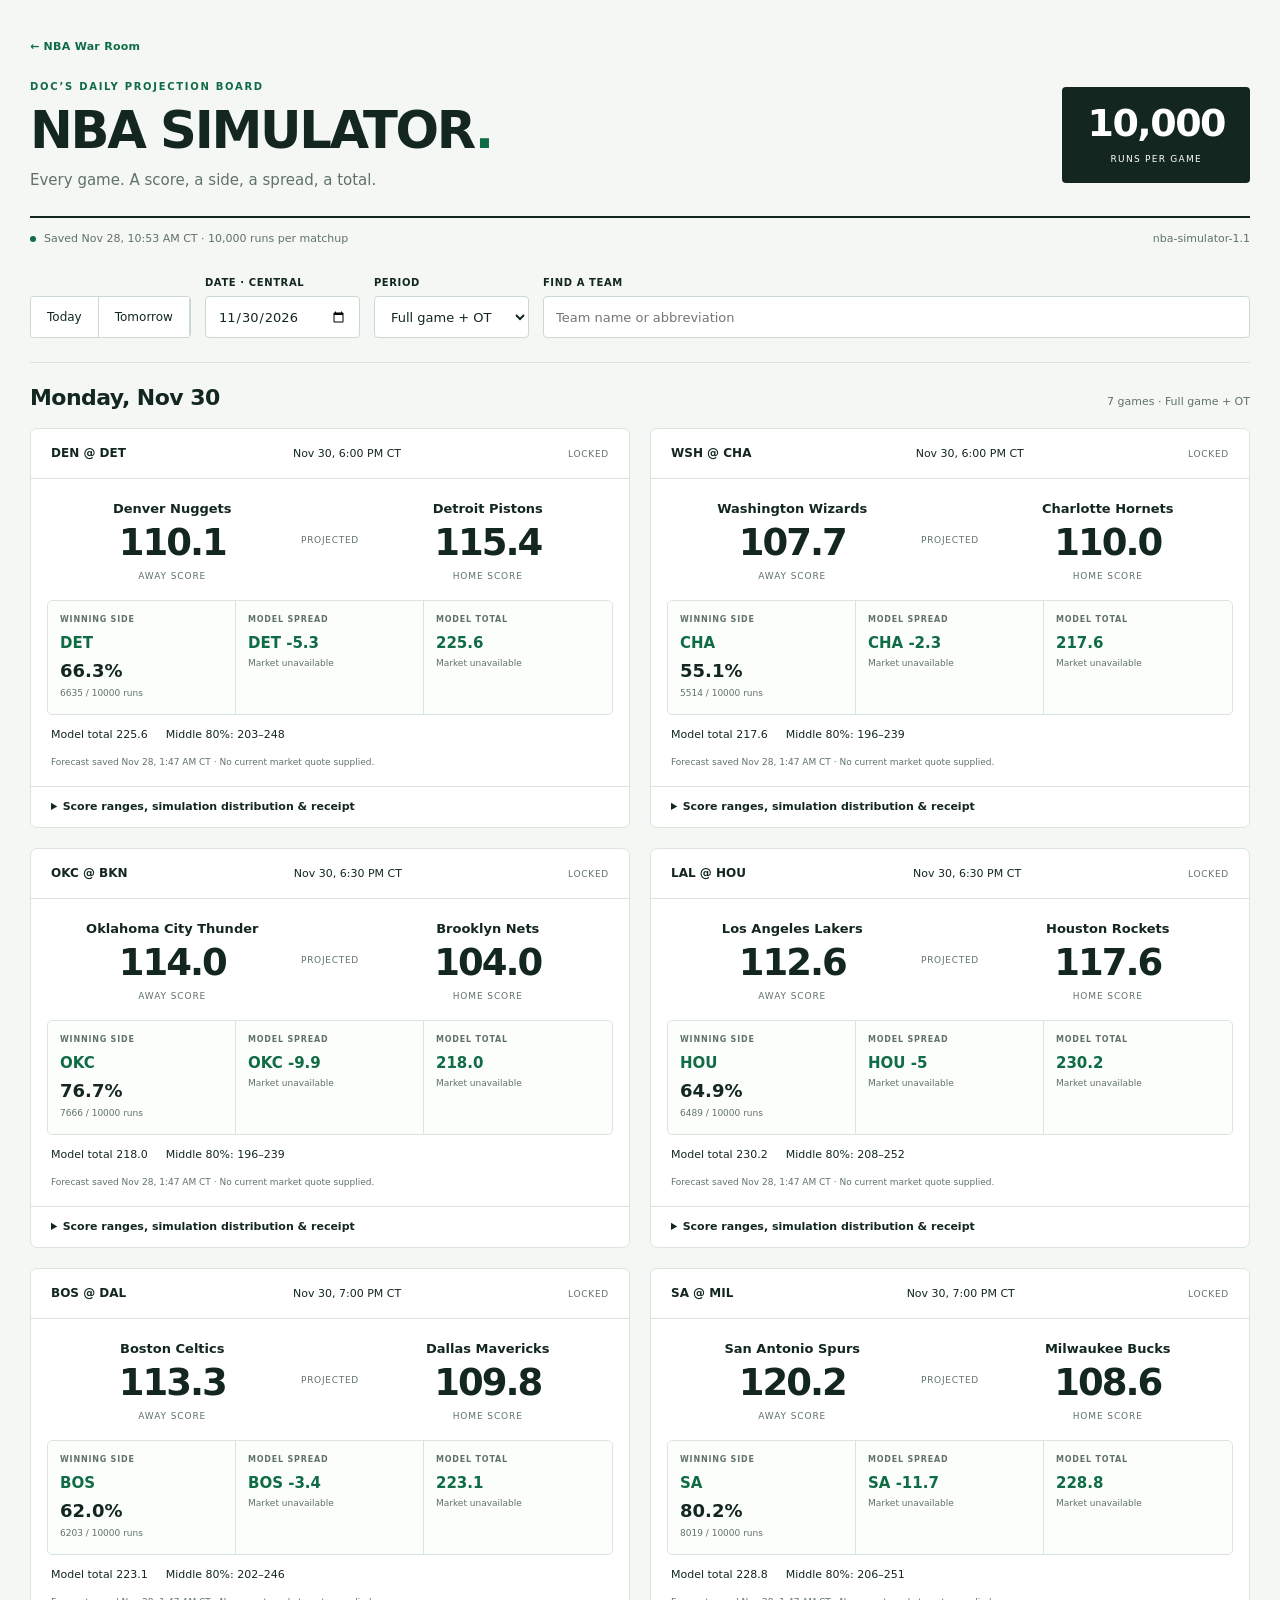
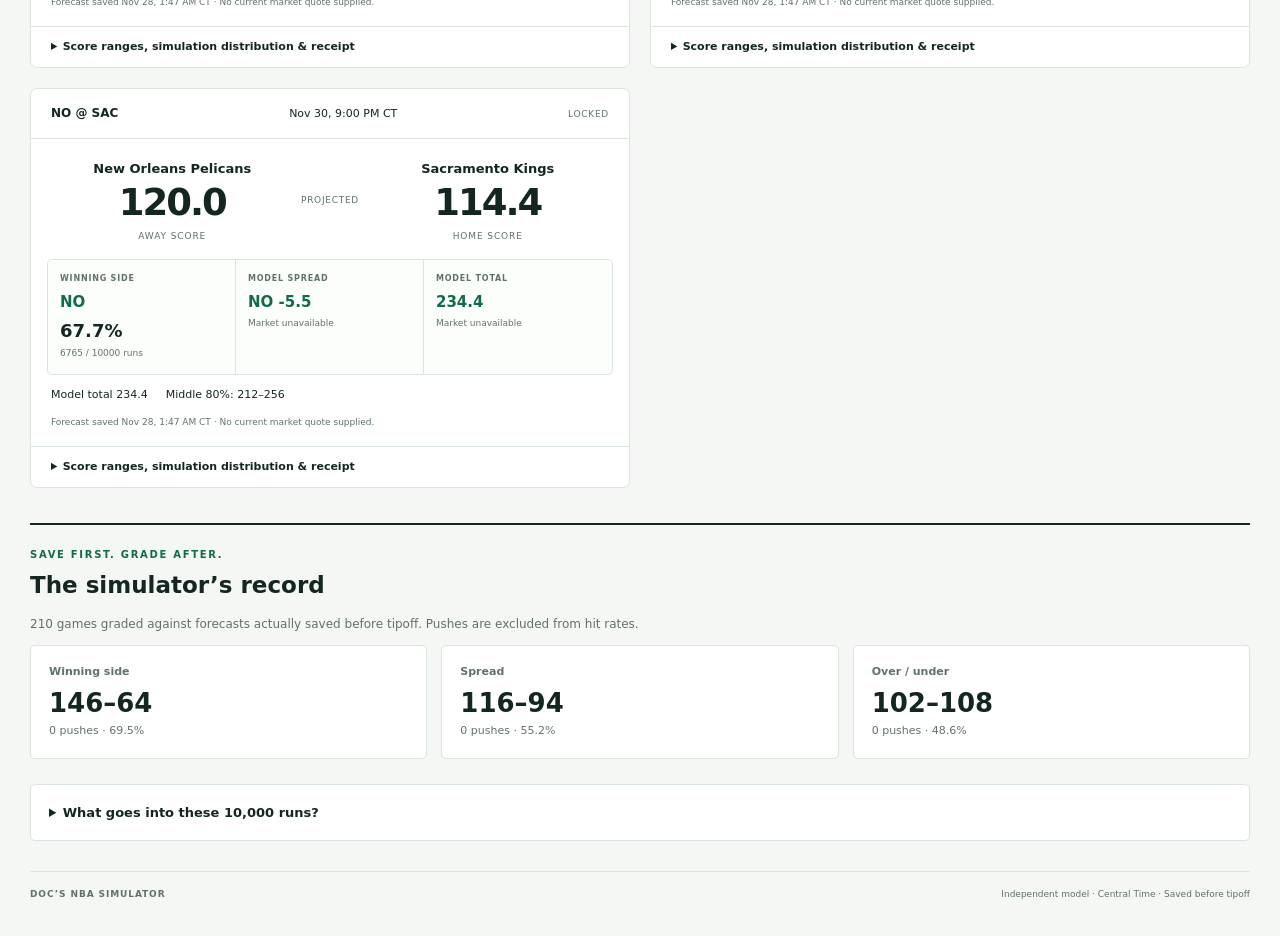
<file: nba-simulator/index.html>
<!doctype html>
<html lang="en">
<head>
<meta charset="utf-8"><meta name="viewport" content="width=device-width,initial-scale=1">
<meta name="description" content="Doc's independent NBA Simulator: 10,000 runs per matchup, all games, projected scores, sides, spreads and totals.">
<title>NBA Simulator · Doc's Daily Projections</title>
<link rel="stylesheet" href="style.css?v=1">
</head>
<body>
<main>
  <a class="room-link" href="../">← NBA War Room</a>
  <header class="masthead">
    <div><div class="eyebrow">DOC’S DAILY PROJECTION BOARD</div><h1>NBA SIMULATOR<span class="title-dot">.</span></h1><p>Every game. A score, a side, a spread, a total.</p></div>
    <div class="run-badge"><strong>10,000</strong><span>RUNS PER GAME</span></div>
  </header>
  <div class="status-row"><span class="status-light"></span><span id="status" role="status">Loading the saved projections…</span><span id="version"></span></div>
  <section class="toolbar" aria-label="Board controls">
    <div class="day-switch"><button id="today" type="button">Today</button><button id="tomorrow" type="button">Tomorrow</button></div>
    <label>Date · Central<input id="date" type="date"></label>
    <label>Period<select id="period"><option value="full">Full game + OT</option><option value="h1">First half</option><option value="q1">First quarter</option></select></label>
    <label class="search">Find a team<input type="search" id="search" placeholder="Team name or abbreviation"></label>
  </section>
  <div class="board-heading"><h2 id="boardTitle">Daily slate</h2><span id="gameCount"></span></div>
  <div id="board" class="board" aria-live="polite"></div>
  <section class="record-section"><div class="section-head"><div class="eyebrow">SAVE FIRST. GRADE AFTER.</div><h2>The simulator’s record</h2></div><p id="recordStatus"></p><div id="record"></div></section>
  <details class="method"><summary>What goes into these 10,000 runs?</summary><p id="method"></p><div id="evidence"></div><ul id="limitations"></ul><div id="issues" role="status"></div></details>
  <footer>DOC’S NBA SIMULATOR <span>Independent model · Central Time · Saved before tipoff</span></footer>
</main>
<script src="app.js?v=1"></script>
</body></html>
</file>
<file: nba-simulator/style.css>
:root{--ink:#132720;--muted:#607269;--green:#106c45;--line:#dbe5de;--paper:#f4f7f3;--soft:#eaf5ec}*{box-sizing:border-box}body{margin:0;background:var(--paper);color:var(--ink);font:15px/1.5 system-ui,-apple-system,BlinkMacSystemFont,"Segoe UI",sans-serif}main{max-width:1380px;margin:auto;padding:34px 30px}.masthead{display:flex;align-items:center;justify-content:space-between;gap:22px;padding:8px 0 24px;border-bottom:2px solid var(--ink)}.eyebrow{font-size:10px;font-weight:800;letter-spacing:.17em;color:var(--green)}h1{font-size:clamp(30px,4vw,53px);font-weight:850;letter-spacing:-.045em;line-height:1.05;margin:10px 0}.title-dot{color:var(--green)}.masthead p{margin:12px 0 0;color:var(--muted);font-size:15px}.run-badge{flex-shrink:0;background:var(--ink);color:white;padding:16px 25px;border-radius:4px;text-align:center}.run-badge strong{display:block;font-size:38px;letter-spacing:-.04em;line-height:1.1}.run-badge span{display:block;font-size:9px;letter-spacing:.14em;margin-top:8px}.status-row{display:flex;align-items:center;gap:8px;flex-wrap:wrap;font-size:11px;color:var(--muted);padding:13px 0}.status-light{height:6px;width:6px;border-radius:50%;background:var(--green)}#version{margin-left:auto}.toolbar{display:flex;align-items:end;gap:14px;flex-wrap:wrap;padding:15px 0 24px}.toolbar label{display:block;font-size:10px;font-weight:700;text-transform:uppercase;letter-spacing:.06em}.toolbar input,.toolbar select{display:block;margin-top:6px;border:1px solid #cbd9ce;background:white;color:var(--ink);border-radius:4px;padding:10px 12px;height:42px;font:13px system-ui;min-width:155px}.search{flex:1}.search input{width:100%;min-width:180px}.day-switch{display:flex;border:1px solid #cbd9ce;border-radius:4px;overflow:hidden;height:42px}.day-switch button{border:0;border-right:1px solid #cbd9ce;background:white;padding:0 16px;font-size:12px;color:var(--ink)}button{cursor:pointer;font:inherit}button:hover{background:var(--soft)}button:focus-visible,input:focus-visible,select:focus-visible,summary:focus-visible,a:focus-visible{outline:3px solid #57a678;outline-offset:2px}.day-switch button.active{background:var(--ink);color:white}.board-heading{display:flex;align-items:baseline;justify-content:space-between;gap:12px;border-top:1px solid var(--line);padding:18px 0 14px}.board-heading h2{margin:0;font-size:22px;letter-spacing:-.025em}#gameCount{color:var(--muted);font-size:11px}.board{display:grid;grid-template-columns:repeat(2,minmax(0,1fr));gap:20px}.game{background:white;border:1px solid var(--line);border-radius:7px;overflow:hidden}.game-top{display:flex;justify-content:space-between;gap:12px;align-items:baseline;padding:15px 20px;border-bottom:1px solid var(--line);font-size:11px}.game-top strong{font-size:12px}.game-state{font-size:9px;letter-spacing:.08em;color:var(--muted)}.scores{display:grid;grid-template-columns:1fr 65px 1fr;align-items:center;text-align:center;padding:20px 16px 16px}.team-name{font-weight:650;font-size:13px;min-height:22px}.team-score{font-size:37px;font-weight:800;letter-spacing:-.055em;line-height:1.2}.score-vs{font-size:9px;letter-spacing:.08em;color:var(--muted)}.score-label{font-size:9px;letter-spacing:.1em;text-transform:uppercase;color:var(--muted);margin-top:5px}.picks{display:grid;grid-template-columns:repeat(3,minmax(0,1fr));margin:0 16px;border:1px solid var(--line);border-radius:5px;background:#fcfefb}.pick{padding:13px 12px;border-right:1px solid var(--line)}.pick:last-child{border-right:0}.pick-label{font-size:8px;font-weight:800;letter-spacing:.1em;color:var(--muted)}.pick-direction{display:block;font-size:15px;font-weight:800;color:var(--green);margin:8px 0 5px;line-height:1.25;overflow-wrap:anywhere}.pick-percent{font-size:18px;font-weight:750}.pick-count{display:block;font-size:9px;color:var(--muted);margin-top:3px}.range-strip{margin:12px 20px 0;font-size:11px;display:flex;gap:18px;flex-wrap:wrap}.range-strip strong{font-weight:700}.market-source{font-size:9px;color:var(--muted);margin:12px 20px;line-height:1.7}.game details{border-top:1px solid var(--line);margin-top:15px;padding:12px 20px;font-size:11px}.game summary{cursor:pointer;font-weight:650}.table-scroll{overflow:auto}table{width:100%;border-collapse:collapse;font-size:11px;margin-top:12px}td,th{text-align:left;padding:10px 8px;border-bottom:1px solid var(--line);white-space:nowrap}th{font-size:9px;color:var(--muted);text-transform:uppercase;font-weight:650}.histogram{width:100%;height:auto;margin-top:15px}.chart-title{font-size:11px;font-weight:700;margin-top:15px}.chart-caption{font-size:10px;color:var(--muted)}a{color:var(--green)}.receipt-link{display:inline-block;margin-top:12px}.record-section{margin-top:35px;border-top:2px solid var(--ink);padding-top:22px}.record-section h2{font-size:23px;margin:6px 0}.record-section>p{font-size:12px;color:var(--muted)}.record-cards{display:grid;grid-template-columns:repeat(3,1fr);gap:14px}.record-card{padding:18px;border:1px solid var(--line);background:white;border-radius:5px}.record-card h3{margin:0;font-size:11px;color:var(--muted);font-weight:600}.record-big{font-size:26px;font-weight:750;margin-top:4px}.record-sub{font-size:11px;color:var(--muted)}.method{margin-top:25px;padding:18px;background:white;border:1px solid var(--line);border-radius:5px;font-size:12px;color:var(--muted)}.method summary{font-size:13px;font-weight:700;color:var(--ink);cursor:pointer}.method li{margin:8px 0}footer{display:flex;justify-content:space-between;gap:12px;margin-top:30px;padding-top:16px;border-top:1px solid var(--line);font-size:9px;font-weight:700;letter-spacing:.1em;color:var(--muted)}footer span{font-weight:400;letter-spacing:0}.empty{grid-column:1/-1;padding:40px;border:1px solid var(--line);background:white;text-align:center;color:var(--muted)}.grade{font-size:10px;color:var(--green);font-weight:700;margin:12px 20px}.not-saved{padding:25px}.period-note{font-size:10px;margin:12px 20px;color:var(--muted)}@media(max-width:900px){main{padding:22px 18px}.board{grid-template-columns:1fr}.masthead h1{font-size:38px}.toolbar{gap:10px}.toolbar input,.toolbar select{min-width:130px}.search{min-width:100%}}@media(max-width:460px){main{padding:18px 12px}.masthead{gap:12px;align-items:start}.masthead h1{font-size:29px}.masthead p{font-size:12px}.run-badge{padding:12px 14px}.run-badge strong{font-size:28px}.run-badge span{font-size:7px}.eyebrow{font-size:8px}.day-switch{width:100%}.day-switch button{flex:1}.toolbar label{flex:1}.toolbar input,.toolbar select{width:100%;min-width:0}.board-heading h2{font-size:18px}.game-top{padding:13px 14px}.scores{padding:17px 10px;grid-template-columns:1fr 38px 1fr}.team-name{font-size:11px}.team-score{font-size:32px}.picks{margin:0 10px}.pick{padding:12px 8px}.pick-direction{font-size:13px}.pick-percent{font-size:16px}.pick-count{font-size:8px}.pick-label{font-size:7px}.range-strip{margin:12px 14px 0;gap:9px;font-size:10px}.market-source{margin:12px 14px}.record-cards{gap:7px}.record-card{padding:13px 9px}.record-big{font-size:21px}footer{display:block}footer span{display:block;margin-top:7px}#version{display:none}}@media print{body{background:white;color:black}main{padding:0;max-width:none}.toolbar,button,.method,footer{display:none}.board{grid-template-columns:repeat(2,1fr);gap:12px}.game{break-inside:avoid}.game details{display:none}.pick-direction{color:black}.run-badge{background:white;color:black;border:1px solid black}.game-top,.market-source{font-size:9px}}
.room-link{display:inline-block;margin-bottom:15px;text-decoration:none;font-size:11px;font-weight:650;letter-spacing:.025em}@media print{.room-link{display:none}}
</file>
